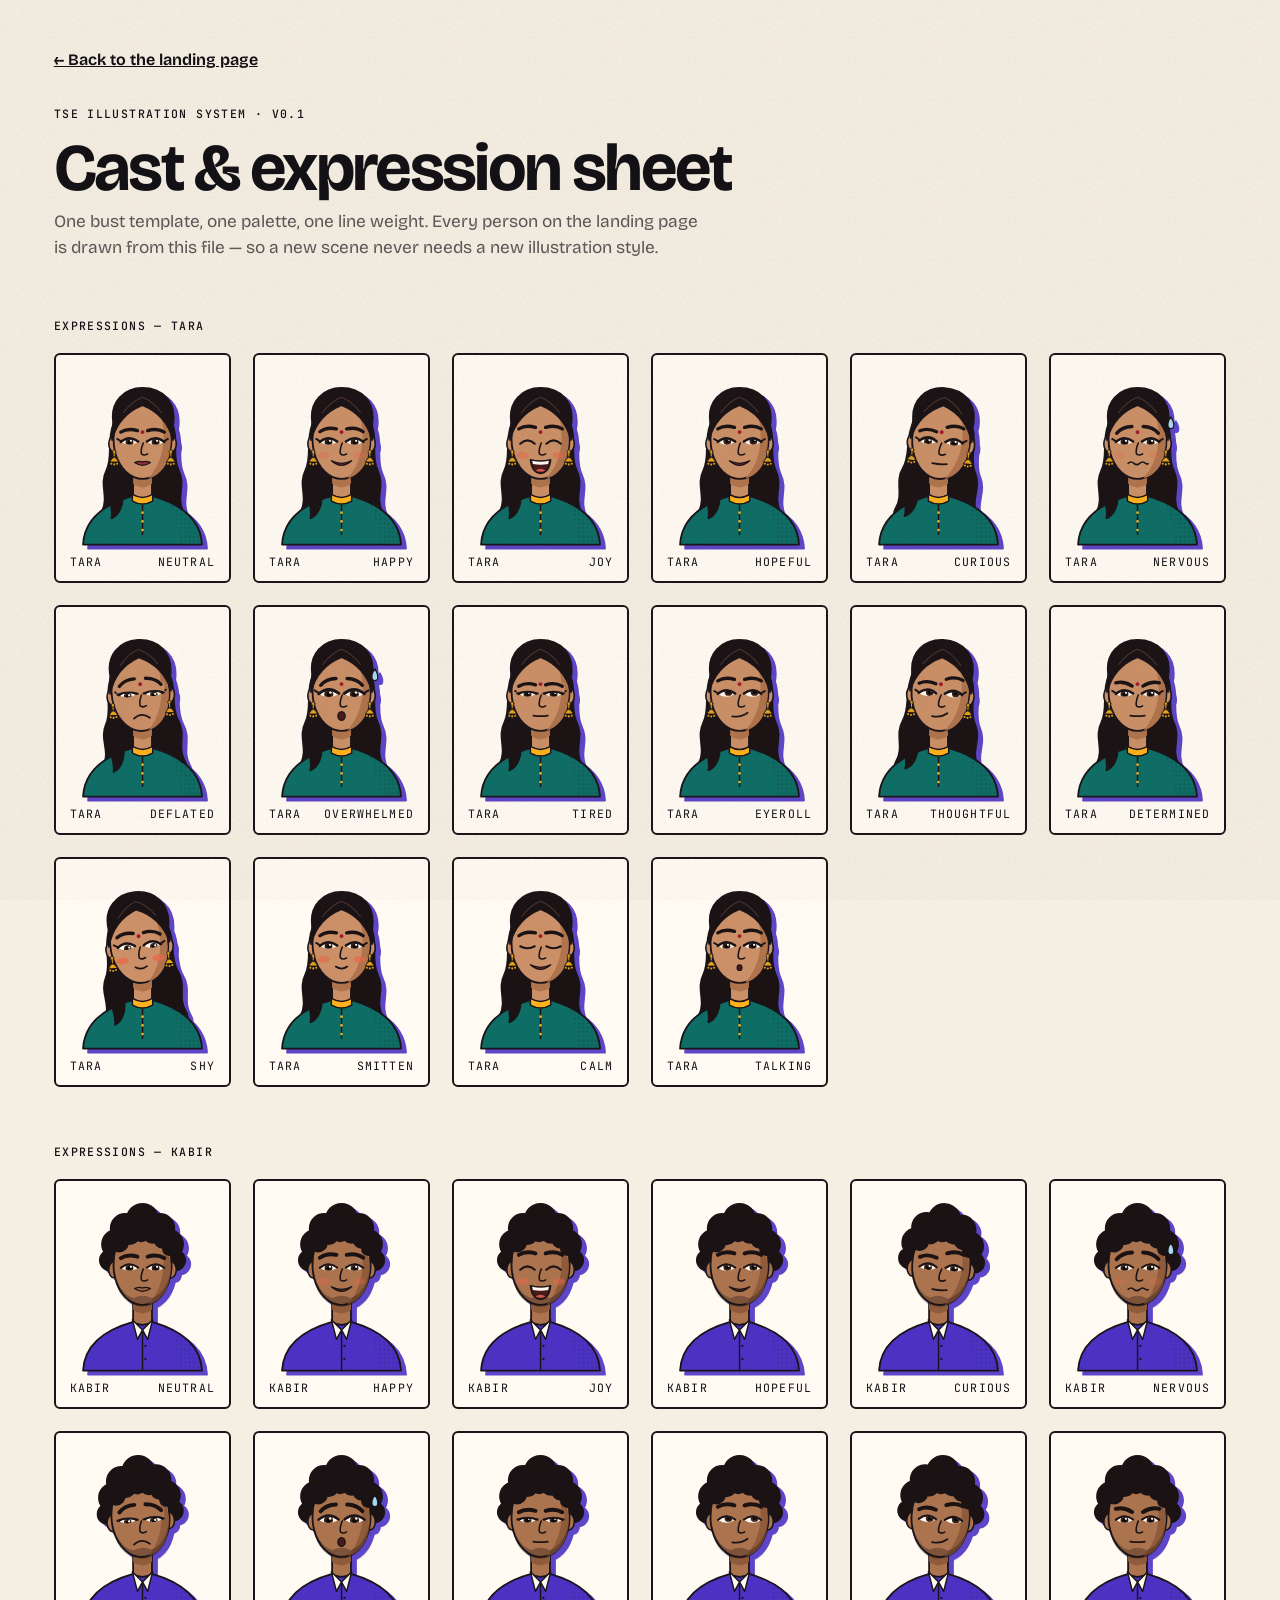
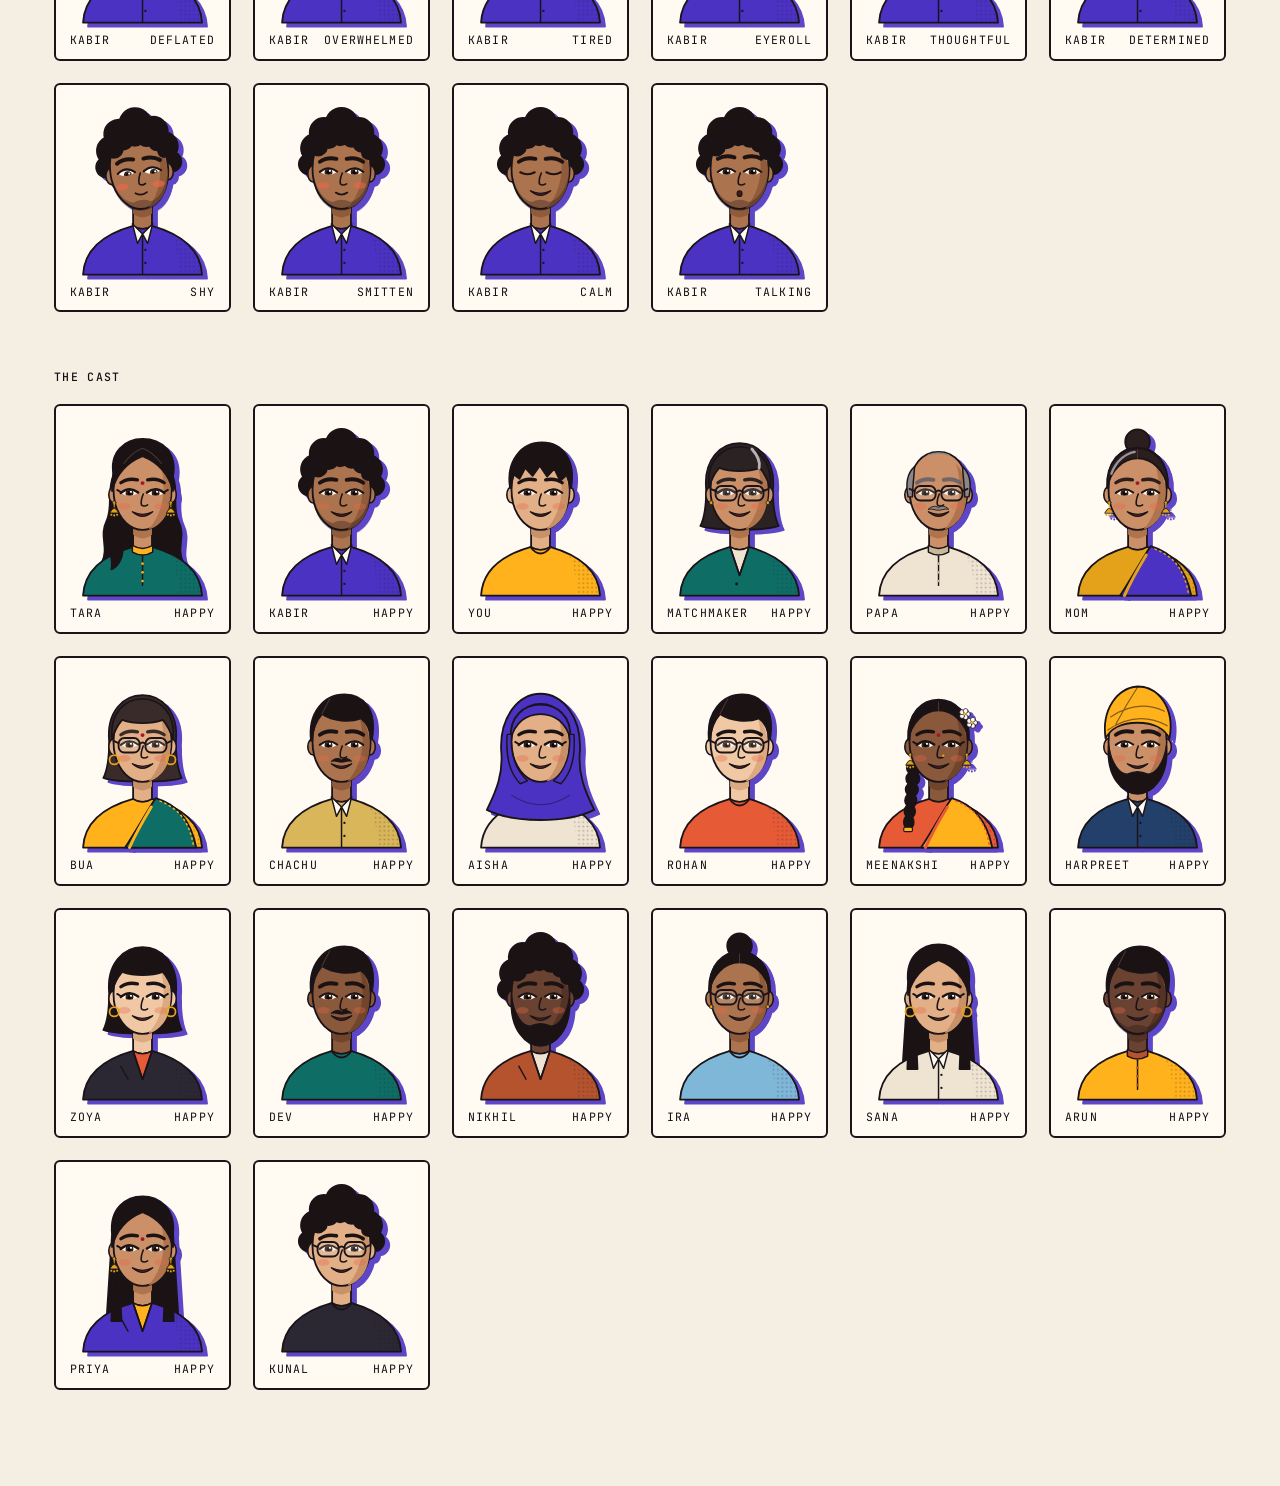
<file: cast.html>
<!doctype html>
<html lang="en-IN">
<head>
  <meta charset="utf-8">
  <meta name="viewport" content="width=device-width, initial-scale=1">
  <title>TSE — Cast &amp; expression sheet</title>
  <meta name="robots" content="noindex">
  <link rel="icon" href="assets/favicon.svg" type="image/svg+xml">
  <link rel="preconnect" href="https://fonts.googleapis.com">
  <link rel="preconnect" href="https://fonts.gstatic.com" crossorigin>
  <link rel="stylesheet" href="https://fonts.googleapis.com/css2?family=Bricolage+Grotesque:opsz,wght@12..96,400..800&family=Caveat:wght@500..700&family=Instrument+Serif:ital@0;1&family=JetBrains+Mono:wght@400;500&display=swap">
  <link rel="stylesheet" href="css/tokens.css">
  <link rel="stylesheet" href="css/base.css">
  <style>
    body { background: var(--paper); padding: 48px var(--gutter) 96px; }
    h1 { font-size: var(--t-h2); letter-spacing: -0.04em; line-height: 1; margin: 12px 0 8px; }
    p.lede { margin-bottom: 40px; color: var(--on-paper-muted); }
    h2 { margin: 56px 0 18px; }
    .grid { display: grid; grid-template-columns: repeat(auto-fill, minmax(150px, 1fr)); gap: 22px; }
    figure { background: var(--white); border: var(--border); border-radius: 6px; padding: 14px 14px 10px; }
    figure > div { aspect-ratio: 200 / 240; }
    figcaption { margin-top: 10px; display: flex; justify-content: space-between; font-family: var(--f-mono); font-size: 0.72rem; text-transform: uppercase; letter-spacing: 0.1em; }
    a.back { font-weight: 650; }
  </style>
</head>
<body>
  <svg width="0" height="0" style="position:absolute" aria-hidden="true"><defs><pattern id="ht" width="6" height="6" patternUnits="userSpaceOnUse"><circle cx="3" cy="3" r="1.25" fill="#1A1418" opacity=".28"/></pattern></defs></svg>
  <a class="back" href="index.html">← Back to the landing page</a>
  <p class="tag" style="margin-top:32px">TSE illustration system · v0.1</p>
  <h1>Cast &amp; expression sheet</h1>
  <p class="lede">One bust template, one palette, one line weight. Every person on the landing page is drawn from this file — so a new scene never needs a new illustration style.</p>

  <h2 class="tag">Expressions — Tara</h2>
  <div class="grid" id="moods"></div>
  <h2 class="tag">Expressions — Kabir</h2>
  <div class="grid" id="moods-k"></div>
  <h2 class="tag">The cast</h2>
  <div class="grid" id="cast"></div>

  <script type="module">
    import { CAST, MOODS, mountPeople } from './js/cast.js';
    const fig = (person, mood, label) => `<figure><div data-person="${person}" data-mood="${mood}"></div><figcaption><span>${label}</span><span>${mood}</span></figcaption></figure>`;
    document.getElementById('moods').innerHTML = Object.keys(MOODS).map((m) => fig('tara', m, 'Tara')).join('');
    document.getElementById('moods-k').innerHTML = Object.keys(MOODS).map((m) => fig('kabir', m, 'Kabir')).join('');
    document.getElementById('cast').innerHTML = Object.keys(CAST).map((k) => fig(k, 'happy', k)).join('');
    mountPeople();
  </script>
</body>
</html>
</file>
<file: css/tokens.css>
/* TSE design tokens — ink, paper, peacock, marigold.
   Violet (jamun) is an illustration ink only, never the brand primary:
   the Indian category already clusters on pink-red and purple. */
:root {
  /* colour */
  --ink: #121014;
  --ink-2: #1C1920;
  --ink-3: #2B2733;
  --paper: #F5EEE2;
  --paper-2: #ECE2D0;
  --paper-3: #DDCDB2;
  --line: #1A1418;
  --white: #FFFBF3;

  --peacock: #0E6E66;
  --peacock-deep: #0A3F3B;
  --peacock-soft: #BFE2DC;
  --marigold: #FFB21C;
  --marigold-soft: #FFE2A1;
  --jamun: #4B32C3;
  --jamun-soft: #D8D0FF;
  --chilli: #E65A36;
  --chilli-soft: #F8C9B9;
  --dusk: #E98A4F;

  --on-ink: var(--white);
  --on-ink-muted: rgba(255, 251, 243, 0.68);
  --on-paper: var(--ink);
  --on-paper-muted: rgba(18, 16, 20, 0.68);

  /* type */
  --f-display: "Bricolage Grotesque", ui-sans-serif, system-ui, sans-serif;
  --f-serif: "Instrument Serif", "Iowan Old Style", Georgia, serif;
  --f-mono: "JetBrains Mono", ui-monospace, "SFMono-Regular", Consolas, monospace;
  --f-hand: "Caveat", "Segoe Print", cursive;

  --t-hero: clamp(3.1rem, 9.2vw, 8.75rem);
  --t-mega: clamp(2.6rem, 8.4vw, 8rem);
  --t-h2: clamp(2.1rem, 5.2vw, 4.6rem);
  --t-h3: clamp(1.35rem, 2.2vw, 1.85rem);
  --t-lede: clamp(1.05rem, 1.35vw, 1.3rem);
  --t-body: clamp(1rem, 1.05vw, 1.0625rem);
  --t-small: 0.875rem;
  --t-label: 0.72rem;

  /* space */
  --gutter: clamp(16px, 4.2vw, 56px);
  --section-y: clamp(88px, 13vw, 184px);
  --maxw: 1240px;

  /* shape */
  --r-pill: 999px;
  --r-card: 18px;
  --r-sm: 10px;
  --border: 2.5px solid var(--line);

  /* motion */
  --ease-out: cubic-bezier(0.22, 1, 0.36, 1);
  --ease-spring: cubic-bezier(0.34, 1.56, 0.64, 1);
  --dur-1: 0.18s;
  --dur-2: 0.36s;
  --dur-3: 0.7s;
}
</file>
<file: css/base.css>
/* ---------- reset ---------- */
*, *::before, *::after { box-sizing: border-box; }
* { margin: 0; }
html { -webkit-text-size-adjust: 100%; text-size-adjust: 100%; scroll-behavior: smooth; }
body {
  font-family: var(--f-display);
  font-size: var(--t-body);
  line-height: 1.55;
  color: var(--on-paper);
  background: var(--ink);
  -webkit-font-smoothing: antialiased;
  overflow-x: clip;
}
img, svg { display: block; max-width: 100%; }
button, input { font: inherit; color: inherit; }
a { color: inherit; }
ul, ol { padding: 0; list-style: none; }
[hidden] { display: none !important; }
:target { scroll-margin-top: 88px; }
section[id] { scroll-margin-top: 0; }

.sr-only {
  position: absolute !important; width: 1px; height: 1px; padding: 0; margin: -1px;
  overflow: hidden; clip: rect(0 0 0 0); white-space: nowrap; border: 0;
}
.skip {
  position: fixed; left: 16px; top: -60px; z-index: 100; padding: 10px 16px;
  background: var(--marigold); color: var(--ink); border-radius: var(--r-pill); font-weight: 700;
  text-decoration: none; transition: top var(--dur-2) var(--ease-out);
}
.skip:focus { top: 16px; }

/* focus ring colour follows the surface: ink on paper, marigold on dark */
:root { --focus: var(--ink); }
.nav, .menu, .hero, .how__intro, .trust, .begin, .footer { --focus: var(--marigold); }
:focus-visible { outline: 3px solid var(--focus); outline-offset: 3px; border-radius: 6px; }

/* print grain — one fixed layer, no blend modes (cheap to composite) */
body::after {
  content: ""; position: fixed; inset: 0; z-index: 90; pointer-events: none; opacity: 0.07;
  background-image: url("data:image/svg+xml,%3Csvg xmlns='http://www.w3.org/2000/svg' width='160' height='160'%3E%3Cfilter id='n'%3E%3CfeTurbulence type='fractalNoise' baseFrequency='.9' numOctaves='2' stitchTiles='stitch'/%3E%3CfeColorMatrix values='0 0 0 0 .1 0 0 0 0 .08 0 0 0 0 .08 0 0 0 1.4 -.35'/%3E%3C/filter%3E%3Crect width='100%25' height='100%25' filter='url(%23n)'/%3E%3C/svg%3E");
}

/* ---------- type primitives ---------- */
.tag {
  font-family: var(--f-mono); font-size: var(--t-label); font-weight: 500;
  letter-spacing: 0.12em; text-transform: uppercase;
}
.hand { font-family: var(--f-hand); font-weight: 600; line-height: 1.1; }
.serif { font-family: var(--f-serif); font-weight: 400; }
.h2 {
  font-size: var(--t-h2); font-weight: 760; line-height: 0.98; letter-spacing: -0.035em;
  font-variation-settings: "opsz" 96; text-wrap: balance;
}
.h2 em, .mega em { font-family: var(--f-serif); font-style: italic; font-weight: 400; letter-spacing: -0.01em; }
.lede { font-size: var(--t-lede); line-height: 1.5; max-width: 38em; text-wrap: pretty; }

.wrap { width: min(100% - 2 * var(--gutter), var(--maxw)); margin-inline: auto; }

.chapter-head { display: grid; gap: 18px; margin-bottom: clamp(40px, 6vw, 80px); }
.chapter-head .tag { display: inline-flex; align-items: center; gap: 10px; }
.chapter-head .tag::before { content: ""; width: 26px; height: 2px; background: currentColor; }

/* ---------- buttons ---------- */
.btn {
  --btn-bg: var(--ink); --btn-fg: var(--white);
  display: inline-flex; align-items: center; justify-content: center; gap: 10px;
  min-height: 48px; padding: 0 24px; border-radius: var(--r-pill);
  background: var(--btn-bg); color: var(--btn-fg); border: 2px solid transparent;
  font-weight: 650; font-size: 1rem; letter-spacing: -0.01em; text-decoration: none; cursor: pointer;
  transition: transform var(--dur-2) var(--ease-spring), background var(--dur-2), color var(--dur-2), box-shadow var(--dur-2);
}
.btn:hover { transform: translateY(-2px); box-shadow: 0 6px 0 -1px var(--btn-shadow, rgba(0, 0, 0, 0.25)); }
.btn:active { transform: translateY(1px); box-shadow: none; }
.btn--light { --btn-bg: var(--white); --btn-fg: var(--ink); --btn-shadow: var(--marigold); }
.btn--ink { --btn-bg: var(--ink); --btn-fg: var(--white); --btn-shadow: var(--marigold); }
.btn--ghost { --btn-bg: transparent; --btn-fg: currentColor; border-color: currentColor; }
.btn--sm { min-height: 40px; padding: 0 16px; font-size: 0.9rem; }
.btn--lg { min-height: 58px; padding: 0 30px; font-size: 1.08rem; }
.btn__mark { width: 30px; height: 18px; flex: none; }
.btn__mark circle { fill: none; stroke: currentColor; stroke-width: 2; }
.btn__mark .lens { fill: var(--marigold); stroke: none; }

.link-arrow { font-weight: 600; text-decoration: none; border-bottom: 2px solid currentColor; padding-bottom: 2px; }
.link-arrow:hover { color: var(--peacock); }

/* ---------- brand mark ---------- */
.mark circle { fill: none; stroke: currentColor; stroke-width: 2.2; }
.mark .lens { fill: var(--marigold); stroke: none; }

/* ---------- nav ---------- */
.nav {
  position: fixed; z-index: 50; top: 14px; left: 50%; translate: -50% 0;
  width: min(100% - 24px, 1320px);
  display: flex; align-items: center; gap: 20px;
  padding: 10px 10px 10px 18px; border-radius: var(--r-pill);
  color: var(--white);
  transition: background var(--dur-3) var(--ease-out), box-shadow var(--dur-3), width var(--dur-3) var(--ease-out);
}
.nav.is-solid { background: rgba(18, 16, 20, 0.92); box-shadow: 0 10px 30px -12px rgba(0, 0, 0, 0.5); backdrop-filter: blur(10px); -webkit-backdrop-filter: blur(10px); }
.brand { display: inline-flex; align-items: center; gap: 10px; text-decoration: none; font-weight: 800; font-size: 1.35rem; letter-spacing: -0.03em; }
.brand .mark { width: 40px; height: 24px; }
.nav__chapter {
  font-family: var(--f-mono); font-size: var(--t-label); letter-spacing: 0.12em; text-transform: uppercase;
  color: var(--marigold); opacity: 0; transition: opacity var(--dur-2); white-space: nowrap;
}
.nav.is-solid .nav__chapter:not(:empty) { opacity: 1; }
.nav__links { display: flex; gap: 26px; margin-left: auto; font-size: 0.95rem; }
.nav__links a { text-decoration: none; opacity: 0.86; }
.nav__links a:hover { opacity: 1; text-decoration: underline; text-underline-offset: 6px; text-decoration-thickness: 2px; }
.nav__actions { display: flex; gap: 8px; }
.nav__menu {
  display: none; margin-left: auto; min-height: 44px; padding: 0 16px; border-radius: var(--r-pill);
  background: transparent; border: 2px solid currentColor; font-weight: 600; cursor: pointer;
}
.menu {
  position: fixed; inset: 0; z-index: 49; background: var(--ink); color: var(--white);
  display: grid; align-content: center; gap: 28px; padding: 96px var(--gutter) 40px;
}
.menu a:not(.btn) { font-size: 2.4rem; font-weight: 750; letter-spacing: -0.03em; text-decoration: none; }
.menu .btn { justify-self: start; margin-top: 12px; }

@media (max-width: 900px) {
  .nav__links, .nav__actions .btn--ghost, .nav__chapter { display: none; }
  .nav__actions { margin-left: auto; }
  .nav__menu { display: inline-flex; align-items: center; margin-left: 0; }
}
@media (max-width: 480px) {
  .nav { gap: 8px; padding-left: 14px; }
  .nav__actions .btn { padding: 0 16px; }
  .nav__long { display: none; }
}
.btn { white-space: nowrap; }

/* ---------- people (cast.js) ---------- */
.person { width: 100%; height: auto; overflow: visible; filter: drop-shadow(var(--offset-x, 5px) var(--offset-y, 4px) 0 var(--offset, rgba(75, 50, 195, 0.9))); }
.person .head, .person .hb { transform-box: view-box; transform-origin: 100px 150px; transform: rotate(calc(var(--tilt, 0) * 1deg)); transition: transform 0.5s var(--ease-out); }
.person .iris { transform: translate(calc(var(--lx, 0) * 4.6px), calc(var(--ly, 0) * 3.2px)); transition: transform 0.35s var(--ease-out); }
.person .brow { transform-box: fill-box; transform-origin: center; transition: transform 0.35s var(--ease-out); }
.person .eye-open { transform-box: fill-box; transform-origin: center; transition: transform 0.3s var(--ease-out), opacity 0.2s; }
.person .eye-smile, .person .eye-closed, .person .eye-lid, .person .m { opacity: 0; transition: opacity 0.22s; }
.person .blush { opacity: var(--blush, 0); transition: opacity 0.5s; }
.person .sweat { opacity: var(--sweat, 0); transform: translateY(calc((1 - var(--sweat, 0)) * -6px)); transition: opacity 0.3s, transform 0.4s var(--ease-out); }

.person[data-brows="raised"] .brow { transform: translateY(-4.5px); }
.person[data-brows="worried"] .brow-l { transform: translateY(-2px) rotate(-19deg); }
.person[data-brows="worried"] .brow-r { transform: translateY(-2px) rotate(19deg); }
.person[data-brows="angry"] .brow-l { transform: translateY(1.5px) rotate(16deg); }
.person[data-brows="angry"] .brow-r { transform: translateY(1.5px) rotate(-16deg); }
.person[data-brows="soft"] .brow-l { transform: translateY(-1.5px) rotate(-5deg); }
.person[data-brows="soft"] .brow-r { transform: translateY(-1.5px) rotate(5deg); }
.person[data-brows="low"] .brow { transform: translateY(3px); }
.person[data-brows="quizzical"] .brow-l { transform: translateY(1px) rotate(4deg); }
.person[data-brows="quizzical"] .brow-r { transform: translateY(-6px) rotate(-4deg); }

.person[data-eyes="wide"] .eye-open { transform: scale(1.16); }
.person[data-eyes="smile"] .eye-open, .person[data-eyes="closed"] .eye-open { opacity: 0; }
.person[data-eyes="smile"] .eye-smile { opacity: 1; }
.person[data-eyes="closed"] .eye-closed { opacity: 1; }
.person[data-eyes="lid"] .eye-lid { opacity: 1; }

.person[data-mouth="soft"] .m-soft, .person[data-mouth="smile"] .m-smile, .person[data-mouth="open"] .m-open,
.person[data-mouth="wavy"] .m-wavy, .person[data-mouth="sad"] .m-sad, .person[data-mouth="o"] .m-o,
.person[data-mouth="osmall"] .m-osmall, .person[data-mouth="flat"] .m-flat, .person[data-mouth="small"] .m-small,
.person[data-mouth="side"] .m-side { opacity: 1; }

/* only people on screen blink (main.js toggles .is-awake) */
@media (prefers-reduced-motion: no-preference) {
  .is-awake > .person[data-eyes="open"] .eye-open, .is-awake > .person[data-eyes="wide"] .eye-open { animation: blink 5.5s var(--blink-delay, 0s) infinite; }
}
@keyframes blink { 0%, 95%, 100% { scale: 1 1; } 97% { scale: 1 0.08; } }

@media (prefers-reduced-motion: reduce) {
  html { scroll-behavior: auto; }
  *, *::before, *::after { transition-duration: 0.01ms !important; animation-duration: 0.01ms !important; animation-iteration-count: 1 !important; }
}
</file>
